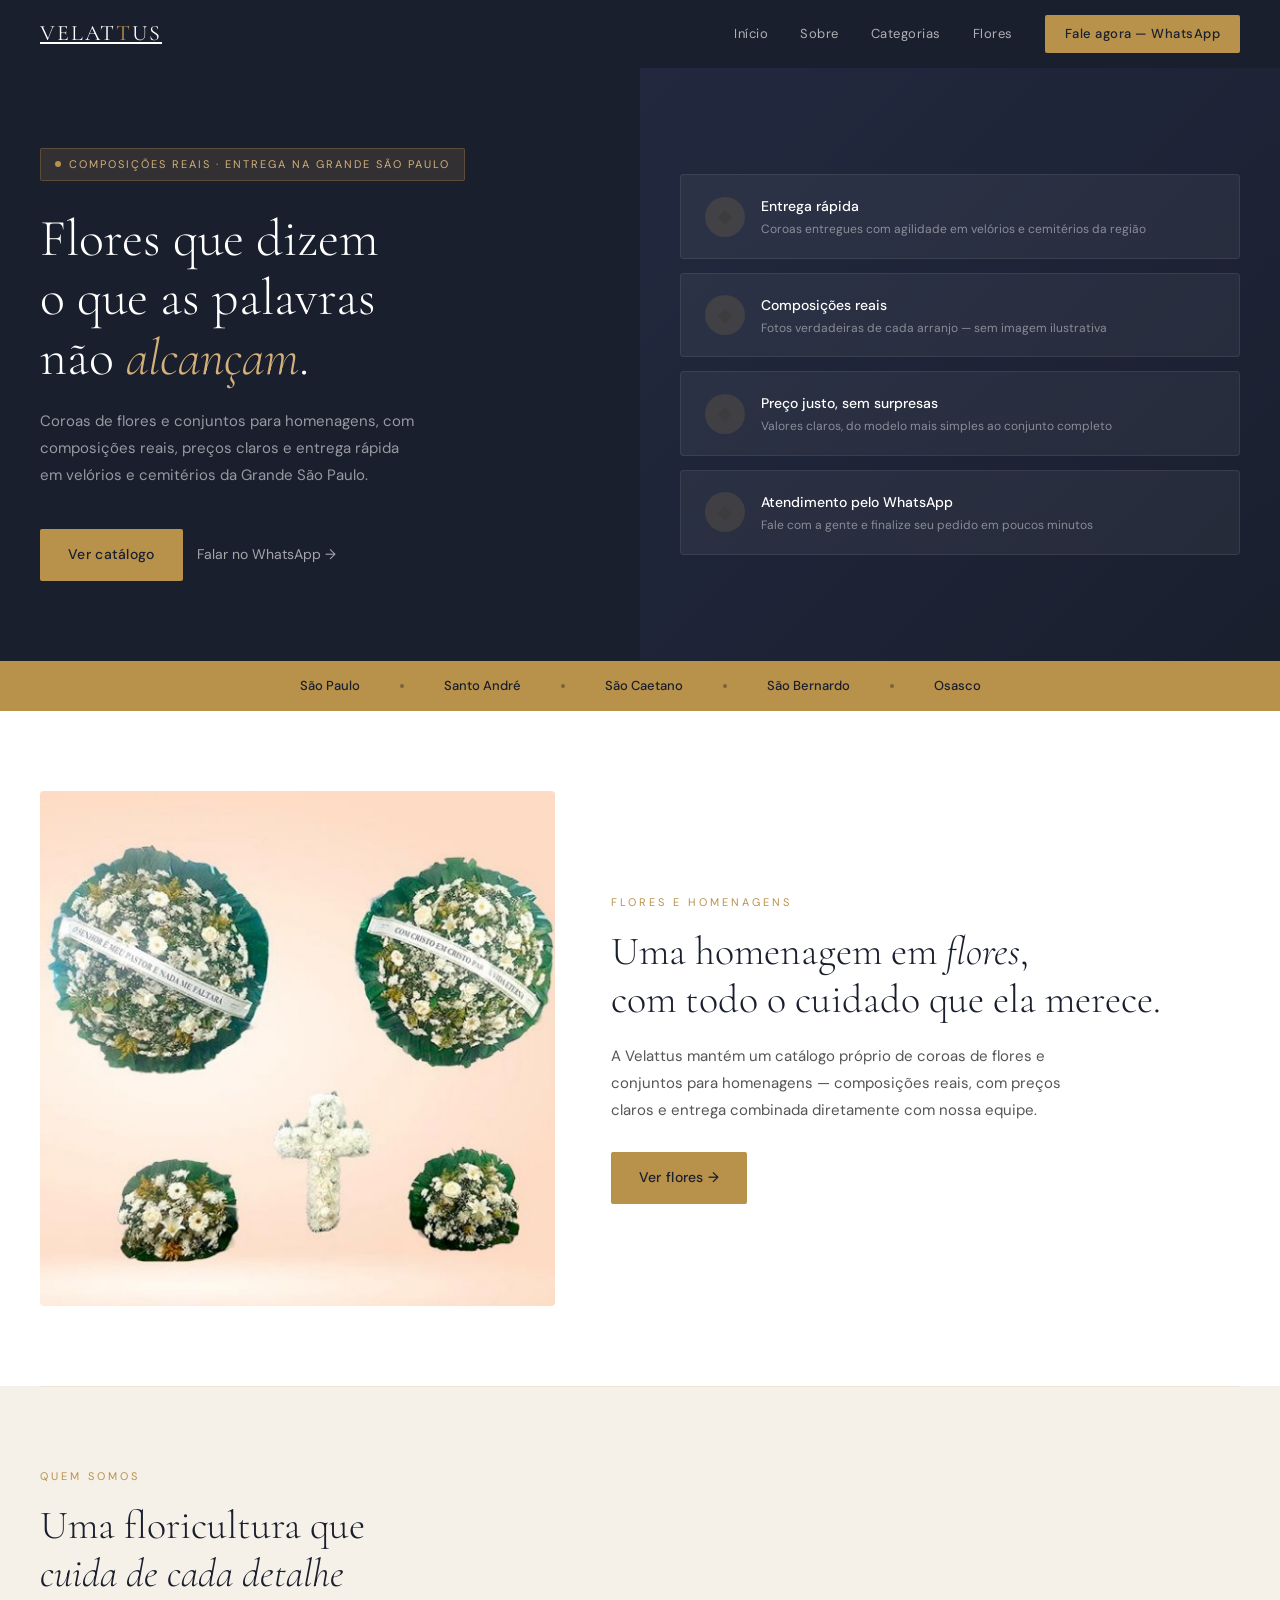
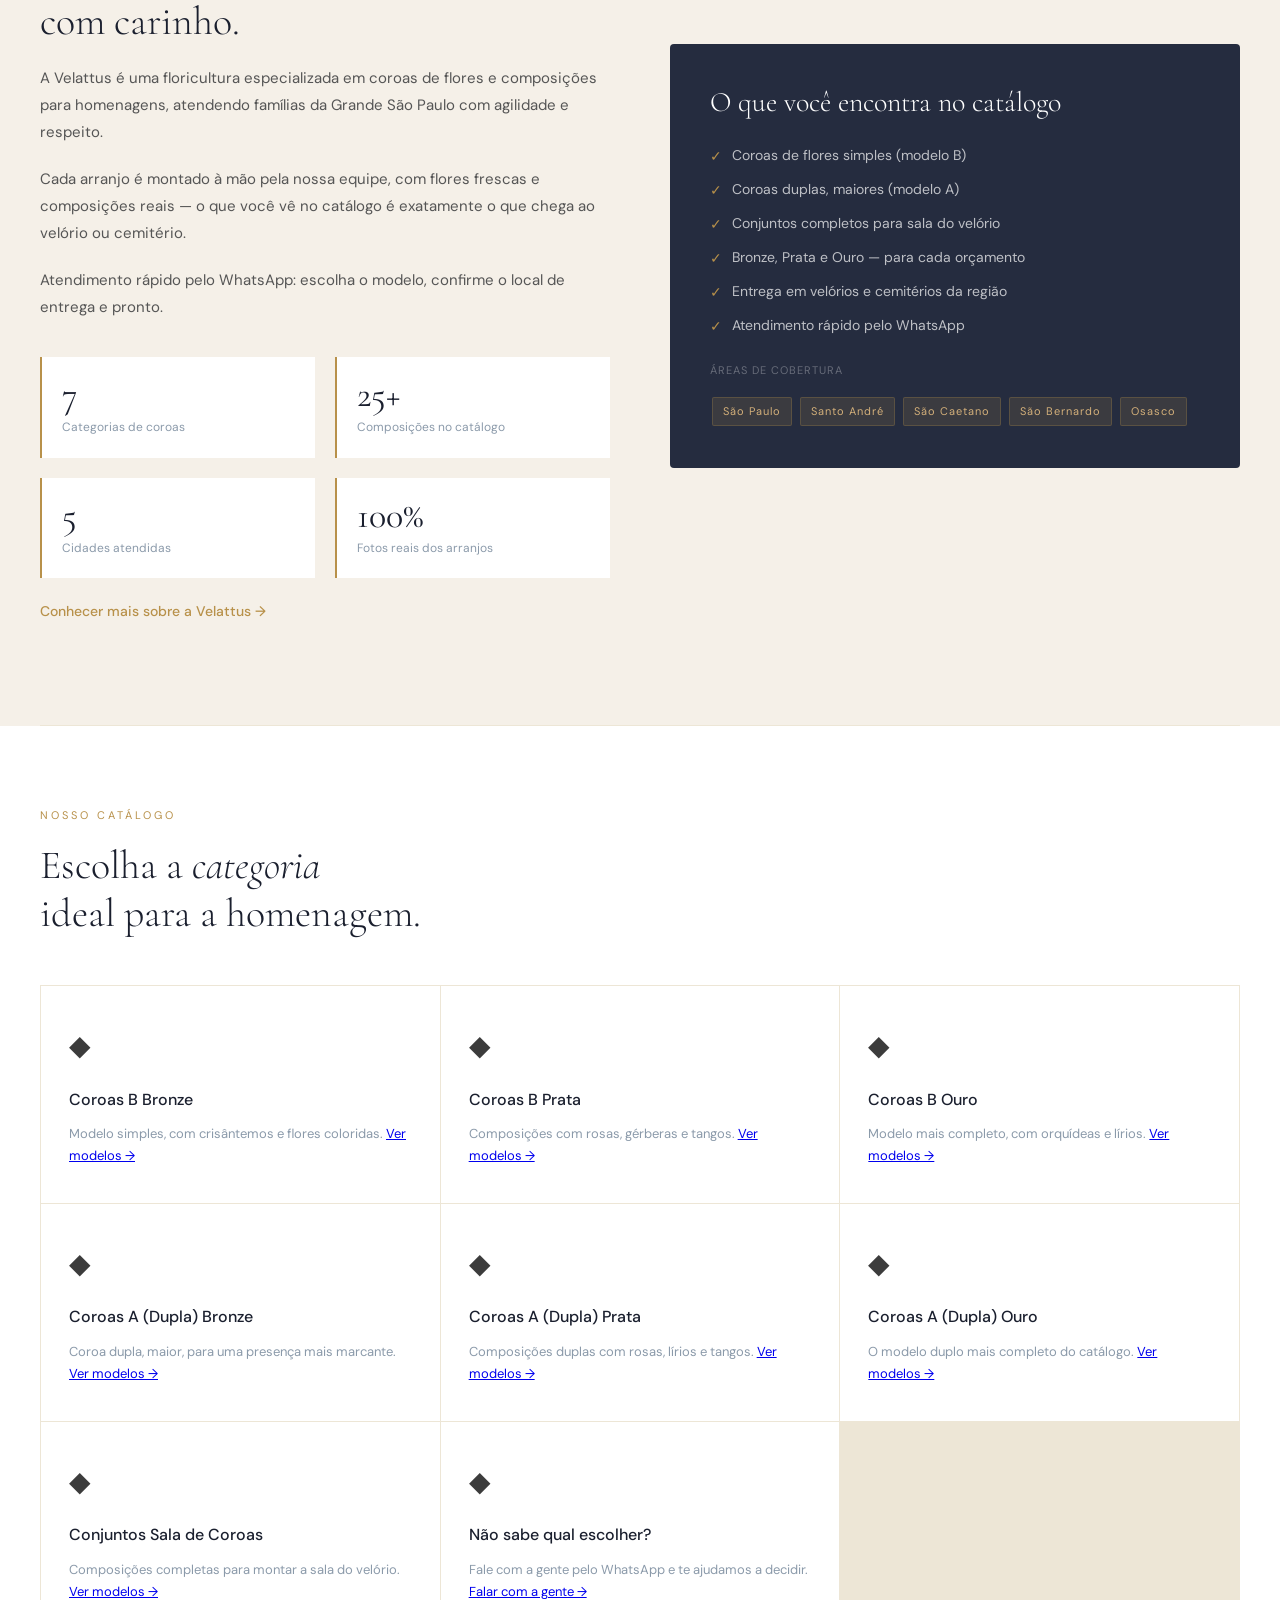
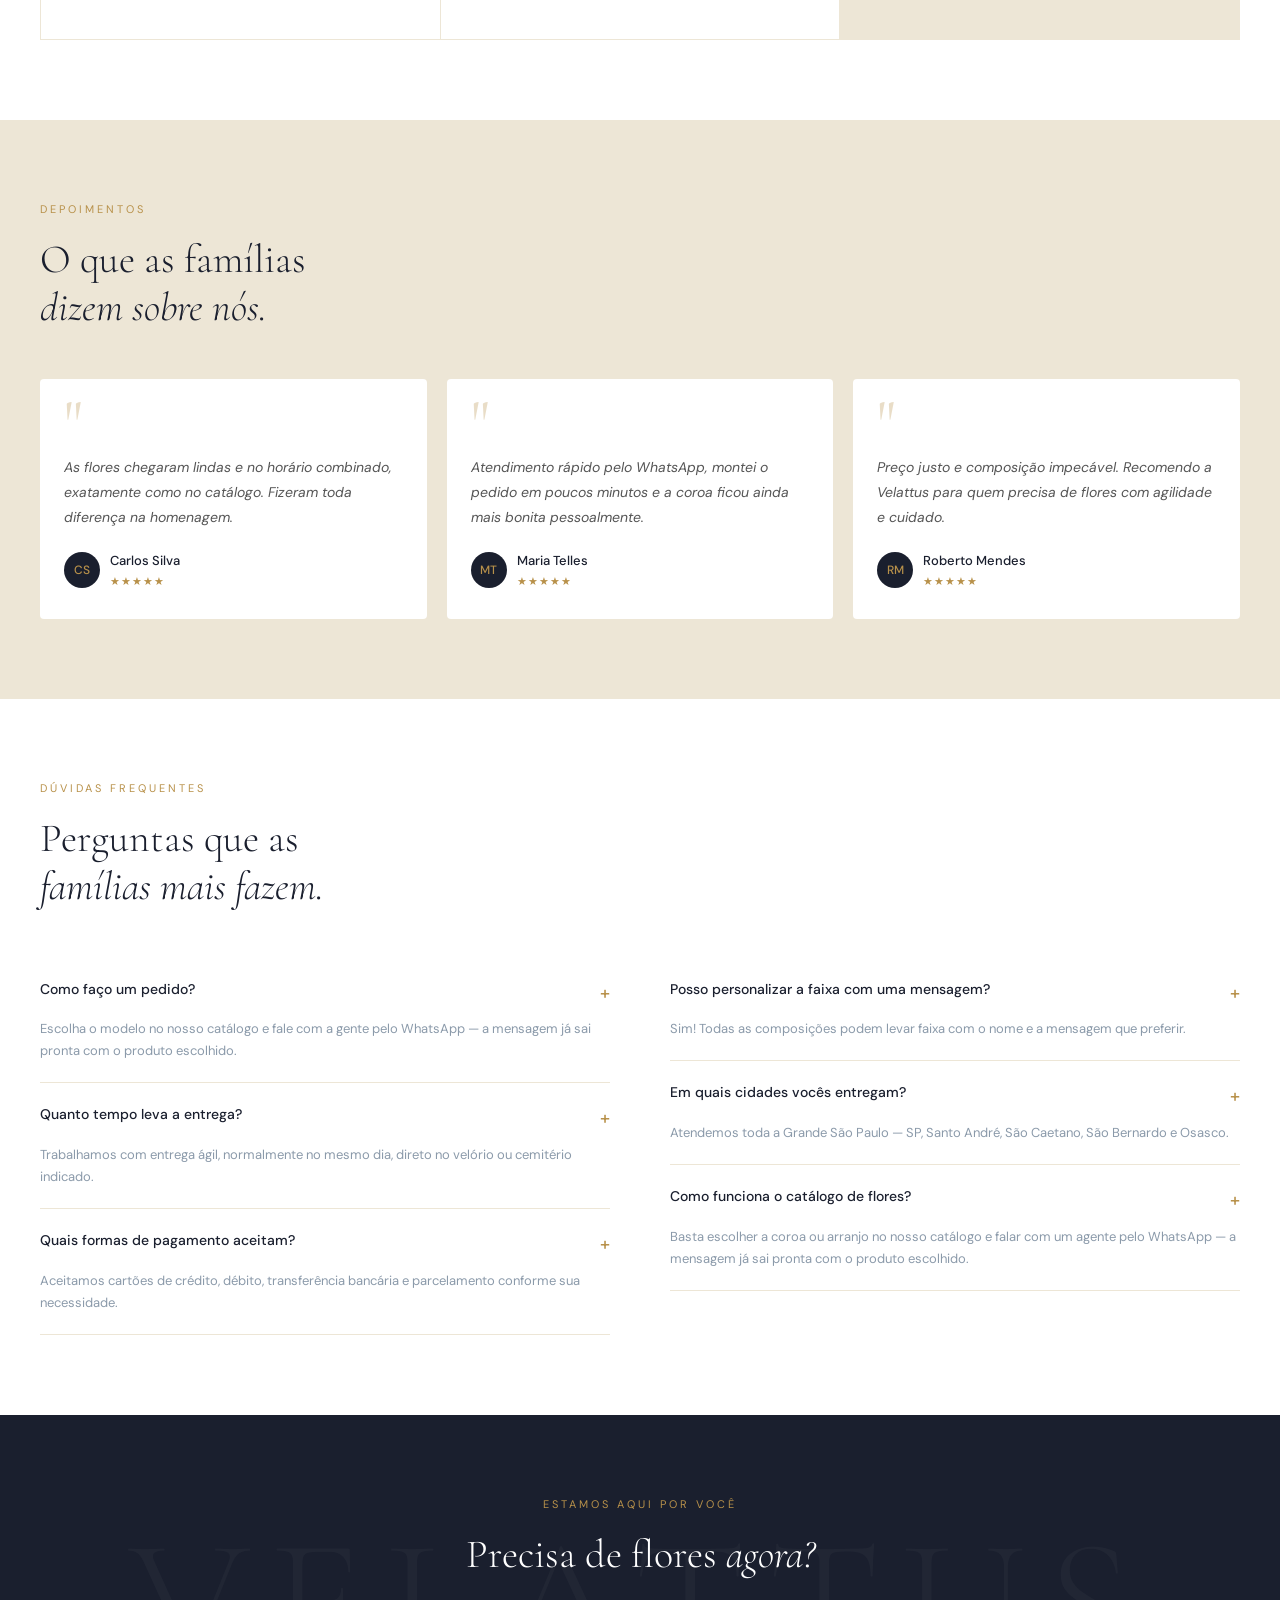
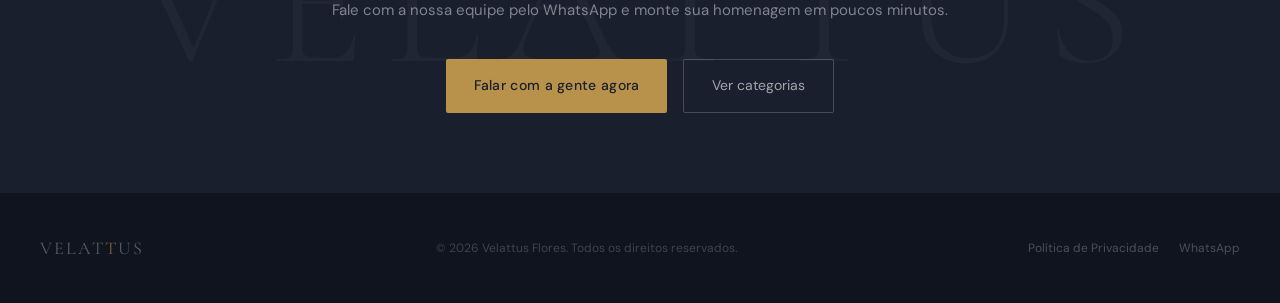
<file: index.html>
<!DOCTYPE html>
<html lang="pt-BR">
<head>
  <meta charset="UTF-8">
  <meta name="viewport" content="width=device-width, initial-scale=1.0">
  <link rel="icon" href="/favicon.svg" type="image/svg+xml">
  <title>Velattus Flores — Coroas de Flores e Homenagens em SP</title>
  <meta name="description" content="Velattus Flores: coroas de flores e conjuntos para homenagens na Grande São Paulo, com composições reais, preços claros e entrega rápida.">
  <meta property="og:type" content="website">
  <meta property="og:url" content="https://www.floresvelattus.com.br/">
  <meta property="og:title" content="Velattus Flores — Coroas de Flores e Homenagens em SP">
  <meta property="og:description" content="Coroas de flores e conjuntos para homenagens na Grande São Paulo, com composições reais, preços claros e entrega rápida.">
  <meta property="og:image" content="https://www.floresvelattus.com.br/imagens/conjuntoluxo.jpeg">
  <meta property="og:locale" content="pt_BR">
  <meta name="twitter:card" content="summary_large_image">
  <meta name="twitter:title" content="Velattus Flores — Coroas de Flores e Homenagens em SP">
  <meta name="twitter:description" content="Coroas de flores e conjuntos para homenagens na Grande São Paulo, com composições reais, preços claros e entrega rápida.">
  <meta name="twitter:image" content="https://www.floresvelattus.com.br/imagens/conjuntoluxo.jpeg">
  <link href="https://fonts.googleapis.com/css2?family=Cormorant+Garamond:ital,wght@0,300;0,400;0,500;1,300;1,400&family=DM+Sans:wght@300;400;500&display=swap" rel="stylesheet">
  <link rel="stylesheet" href="style.css">
</head>
<body>

<!-- ==============================
     NAV
     ============================== -->
<nav>
  <a href="index.html" class="nav-logo">Velat<span>t</span>us</a>
  <button class="nav-toggle" aria-label="Abrir menu">☰</button>
  <section class="nav-links">
    <a href="index.html" class="active">Início</a>
    <a href="sobre.html">Sobre</a>
    <a href="index.html#categorias">Categorias</a>
    <a href="catalogo.html">Flores</a>
    <a href="https://api.whatsapp.com/send/?phone=5511916991439&text=Ol%C3%A1!%20Gostaria%20de%20fazer%20um%20pedido%20de%20flores."
       class="nav-cta js-whatsapp" data-numero="principal" data-msg="Olá! Gostaria de fazer um pedido de flores.">Fale agora — WhatsApp</a>
  </section>
</nav>

<!-- ==============================
     HERO
     ============================== -->
<section class="hero">
  <section class="hero-left">
    <section class="hero-badge">Composições reais · Entrega na Grande São Paulo</section>
    <h1>Flores que dizem<br>o que as palavras<br>não <em>alcançam</em>.</h1>
    <p class="hero-sub">Coroas de flores e conjuntos para homenagens, com composições reais, preços claros e entrega rápida em velórios e cemitérios da Grande São Paulo.</p>
    <section class="hero-actions">
      <a href="catalogo.html" class="btn-primary">
        Ver catálogo
      </a>
      <a href="https://api.whatsapp.com/send/?phone=5511916991439&text=Ol%C3%A1!%20Gostaria%20de%20fazer%20um%20pedido%20de%20flores."
         class="btn-ghost js-whatsapp" data-numero="principal" data-msg="Olá! Gostaria de fazer um pedido de flores.">Falar no WhatsApp →</a>
    </section>
  </section>
  <section class="hero-right">
    <section class="info-card">
      <section class="icon">◆</section>
      <section>
        <h4>Entrega rápida</h4>
        <p>Coroas entregues com agilidade em velórios e cemitérios da região</p>
      </section>
    </section>
    <section class="info-card">
      <section class="icon">◆</section>
      <section>
        <h4>Composições reais</h4>
        <p>Fotos verdadeiras de cada arranjo — sem imagem ilustrativa</p>
      </section>
    </section>
    <section class="info-card">
      <section class="icon">◆</section>
      <section>
        <h4>Preço justo, sem surpresas</h4>
        <p>Valores claros, do modelo mais simples ao conjunto completo</p>
      </section>
    </section>
    <section class="info-card">
      <section class="icon">◆</section>
      <section>
        <h4>Atendimento pelo WhatsApp</h4>
        <p>Fale com a gente e finalize seu pedido em poucos minutos</p>
      </section>
    </section>
  </section>
</section>

<!-- ==============================
     STRIP — Cidades atendidas
     ============================== -->
<section class="strip">
  <section class="strip-item">São Paulo</section>
  <section class="strip-dot"></section>
  <section class="strip-item">Santo André</section>
  <section class="strip-dot"></section>
  <section class="strip-item">São Caetano</section>
  <section class="strip-dot"></section>
  <section class="strip-item">São Bernardo</section>
  <section class="strip-dot"></section>
  <section class="strip-item">Osasco</section>
</section>

<!-- ==============================
     DESTAQUE — FLORES E HOMENAGENS
     ============================== -->
<section class="section flores-destaque">
  <section class="flores-destaque-grid">
    <section class="flores-destaque-img">
      <img src="imagens/conjuntoluxo.jpeg" alt="Coroa de flores Velattus, composição Conjunto Luxo">
    </section>
    <section class="flores-destaque-text">
      <span class="section-label">Flores e homenagens</span>
      <h2 class="section-title">Uma homenagem em <em>flores</em>,<br>com todo o cuidado que ela merece.</h2>
      <p>A Velattus mantém um catálogo próprio de coroas de flores e conjuntos para homenagens — composições reais, com preços claros e entrega combinada diretamente com nossa equipe.</p>
      <a href="catalogo.html" class="btn-primary">Ver flores →</a>
    </section>
  </section>
</section>

<section class="divider"></section>

<!-- ==============================
     ABOUT
     ============================== -->
<section class="section" id="sobre-resumo">
  <section class="about-grid">
    <section class="about-text">
      <span class="section-label">Quem somos</span>
      <h2 class="section-title">Uma floricultura que<br><em>cuida de cada detalhe</em><br>com carinho.</h2>
      <p>A Velattus é uma floricultura especializada em coroas de flores e composições para homenagens, atendendo famílias da Grande São Paulo com agilidade e respeito.</p>
      <p>Cada arranjo é montado à mão pela nossa equipe, com flores frescas e composições reais — o que você vê no catálogo é exatamente o que chega ao velório ou cemitério.</p>
      <p>Atendimento rápido pelo WhatsApp: escolha o modelo, confirme o local de entrega e pronto.</p>
      <section class="about-stats">
        <section class="stat-box">
          <section class="stat-num">7</section>
          <section class="stat-label">Categorias de coroas</section>
        </section>
        <section class="stat-box">
          <section class="stat-num">25+</section>
          <section class="stat-label">Composições no catálogo</section>
        </section>
        <section class="stat-box">
          <section class="stat-num">5</section>
          <section class="stat-label">Cidades atendidas</section>
        </section>
        <section class="stat-box">
          <section class="stat-num">100%</section>
          <section class="stat-label">Fotos reais dos arranjos</section>
        </section>
      </section>
      <p style="margin-top:20px;"><a href="sobre.html" class="btn-ghost-dark">Conhecer mais sobre a Velattus →</a></p>
    </section>
    <section class="about-visual">
      <h3>O que você encontra no catálogo</h3>
      <ul class="check-list">
        <li>Coroas de flores simples (modelo B)</li>
        <li>Coroas duplas, maiores (modelo A)</li>
        <li>Conjuntos completos para sala do velório</li>
        <li>Bronze, Prata e Ouro — para cada orçamento</li>
        <li>Entrega em velórios e cemitérios da região</li>
        <li>Atendimento rápido pelo WhatsApp</li>
      </ul>
      <section>
        <section style="font-size:11px; color: rgba(255,255,255,0.3); letter-spacing: 1px; text-transform: uppercase; margin-bottom: 10px;">Áreas de cobertura</section>
        <section class="areas">
          <span class="coverage-tag">São Paulo</span>
          <span class="coverage-tag">Santo André</span>
          <span class="coverage-tag">São Caetano</span>
          <span class="coverage-tag">São Bernardo</span>
          <span class="coverage-tag">Osasco</span>
        </section>
      </section>
    </section>
  </section>
</section>

<section class="divider"></section>

<!-- ==============================
     CATEGORIAS
     ============================== -->
<section class="section services" id="categorias">
  <span class="section-label">Nosso catálogo</span>
  <h2 class="section-title">Escolha a <em>categoria</em><br>ideal para a homenagem.</h2>
  <section class="services-grid">
    <section class="service-card">
      <span class="service-icon">◆</span>
      <h4>Coroas B Bronze</h4>
      <p>Modelo simples, com crisântemos e flores coloridas. <a href="catalogo.html?cat=1">Ver modelos →</a></p>
    </section>
    <section class="service-card">
      <span class="service-icon">◆</span>
      <h4>Coroas B Prata</h4>
      <p>Composições com rosas, gérberas e tangos. <a href="catalogo.html?cat=2">Ver modelos →</a></p>
    </section>
    <section class="service-card">
      <span class="service-icon">◆</span>
      <h4>Coroas B Ouro</h4>
      <p>Modelo mais completo, com orquídeas e lírios. <a href="catalogo.html?cat=3">Ver modelos →</a></p>
    </section>
    <section class="service-card">
      <span class="service-icon">◆</span>
      <h4>Coroas A (Dupla) Bronze</h4>
      <p>Coroa dupla, maior, para uma presença mais marcante. <a href="catalogo.html?cat=4">Ver modelos →</a></p>
    </section>
    <section class="service-card">
      <span class="service-icon">◆</span>
      <h4>Coroas A (Dupla) Prata</h4>
      <p>Composições duplas com rosas, lírios e tangos. <a href="catalogo.html?cat=5">Ver modelos →</a></p>
    </section>
    <section class="service-card">
      <span class="service-icon">◆</span>
      <h4>Coroas A (Dupla) Ouro</h4>
      <p>O modelo duplo mais completo do catálogo. <a href="catalogo.html?cat=6">Ver modelos →</a></p>
    </section>
    <section class="service-card">
      <span class="service-icon">◆</span>
      <h4>Conjuntos Sala de Coroas</h4>
      <p>Composições completas para montar a sala do velório. <a href="catalogo.html?cat=7">Ver modelos →</a></p>
    </section>
    <section class="service-card">
      <span class="service-icon">◆</span>
      <h4>Não sabe qual escolher?</h4>
      <p>Fale com a gente pelo WhatsApp e te ajudamos a decidir. <a href="https://api.whatsapp.com/send/?phone=5511916991439&text=Ol%C3%A1!%20Preciso%20de%20ajuda%20para%20escolher%20uma%20coroa%20de%20flores." class="js-whatsapp" data-numero="principal" data-msg="Olá! Preciso de ajuda para escolher uma coroa de flores.">Falar com a gente →</a></p>
    </section>
  </section>
</section>

<!-- ==============================
     TESTIMONIALS
     ============================== -->
<section class="section testimonials">
  <span class="section-label">Depoimentos</span>
  <h2 class="section-title">O que as famílias<br><em>dizem sobre nós.</em></h2>
  <section class="testimonials-grid">
    <section class="testimonial-card">
      <span class="quote-mark">"</span>
      <p>As flores chegaram lindas e no horário combinado, exatamente como no catálogo. Fizeram toda diferença na homenagem.</p>
      <section class="testimonial-author">
        <section class="author-avatar">CS</section>
        <section>
          <section class="author-name">Carlos Silva</section>
          <section class="stars">★★★★★</section>
        </section>
      </section>
    </section>
    <section class="testimonial-card">
      <span class="quote-mark">"</span>
      <p>Atendimento rápido pelo WhatsApp, montei o pedido em poucos minutos e a coroa ficou ainda mais bonita pessoalmente.</p>
      <section class="testimonial-author">
        <section class="author-avatar">MT</section>
        <section>
          <section class="author-name">Maria Telles</section>
          <section class="stars">★★★★★</section>
        </section>
      </section>
    </section>
    <section class="testimonial-card">
      <span class="quote-mark">"</span>
      <p>Preço justo e composição impecável. Recomendo a Velattus para quem precisa de flores com agilidade e cuidado.</p>
      <section class="testimonial-author">
        <section class="author-avatar">RM</section>
        <section>
          <section class="author-name">Roberto Mendes</section>
          <section class="stars">★★★★★</section>
        </section>
      </section>
    </section>
  </section>
</section>

<!-- ==============================
     FAQ
     ============================== -->
<section class="section faq">
  <span class="section-label">Dúvidas frequentes</span>
  <h2 class="section-title">Perguntas que as<br><em>famílias mais fazem.</em></h2>
  <section class="faq-grid">
    <section>
      <section class="faq-item">
        <section class="faq-q">Como faço um pedido?</section>
        <section class="faq-a">Escolha o modelo no nosso catálogo e fale com a gente pelo WhatsApp — a mensagem já sai pronta com o produto escolhido.</section>
      </section>
      <section class="faq-item">
        <section class="faq-q">Quanto tempo leva a entrega?</section>
        <section class="faq-a">Trabalhamos com entrega ágil, normalmente no mesmo dia, direto no velório ou cemitério indicado.</section>
      </section>
      <section class="faq-item">
        <section class="faq-q">Quais formas de pagamento aceitam?</section>
        <section class="faq-a">Aceitamos cartões de crédito, débito, transferência bancária e parcelamento conforme sua necessidade.</section>
      </section>
    </section>
    <section>
      <section class="faq-item">
        <section class="faq-q">Posso personalizar a faixa com uma mensagem?</section>
        <section class="faq-a">Sim! Todas as composições podem levar faixa com o nome e a mensagem que preferir.</section>
      </section>
      <section class="faq-item">
        <section class="faq-q">Em quais cidades vocês entregam?</section>
        <section class="faq-a">Atendemos toda a Grande São Paulo — SP, Santo André, São Caetano, São Bernardo e Osasco.</section>
      </section>
      <section class="faq-item">
        <section class="faq-q">Como funciona o catálogo de flores?</section>
        <section class="faq-a">Basta escolher a coroa ou arranjo no nosso catálogo e falar com um agente pelo WhatsApp — a mensagem já sai pronta com o produto escolhido.</section>
      </section>
    </section>
  </section>
</section>

<!-- ==============================
     CTA
     ============================== -->
<section class="cta-section">
  <span class="section-label">Estamos aqui por você</span>
  <h2 class="section-title">Precisa de flores <em>agora?</em></h2>
  <p class="cta-sub">Fale com a nossa equipe pelo WhatsApp e monte sua homenagem em poucos minutos.</p>
  <section class="cta-actions">
    <a href="https://api.whatsapp.com/send/?phone=5511916991439&text=Ol%C3%A1!%20Gostaria%20de%20fazer%20um%20pedido%20de%20flores."
       class="btn-primary js-whatsapp" data-numero="principal" data-msg="Olá! Gostaria de fazer um pedido de flores.">
      Falar com a gente agora
    </a>
    <a href="#categorias" class="btn-outline">Ver categorias</a>
  </section>
</section>

<!-- ==============================
     FOOTER
     ============================== -->
<footer>
  <section class="footer-logo">Velat<span>t</span>us</section>
  <section class="footer-text">© 2026 Velattus Flores. Todos os direitos reservados.</section>
  <section class="footer-links">
    <a href="#">Política de Privacidade</a>
    <a href="https://api.whatsapp.com/send/?phone=5511916991439" class="js-whatsapp" data-numero="principal" data-msg="Olá!">WhatsApp</a>
  </section>
</footer>

<script src="mobile-nav.js"></script>
<script src="js/site.js"></script>
</body>
</html>
</file>
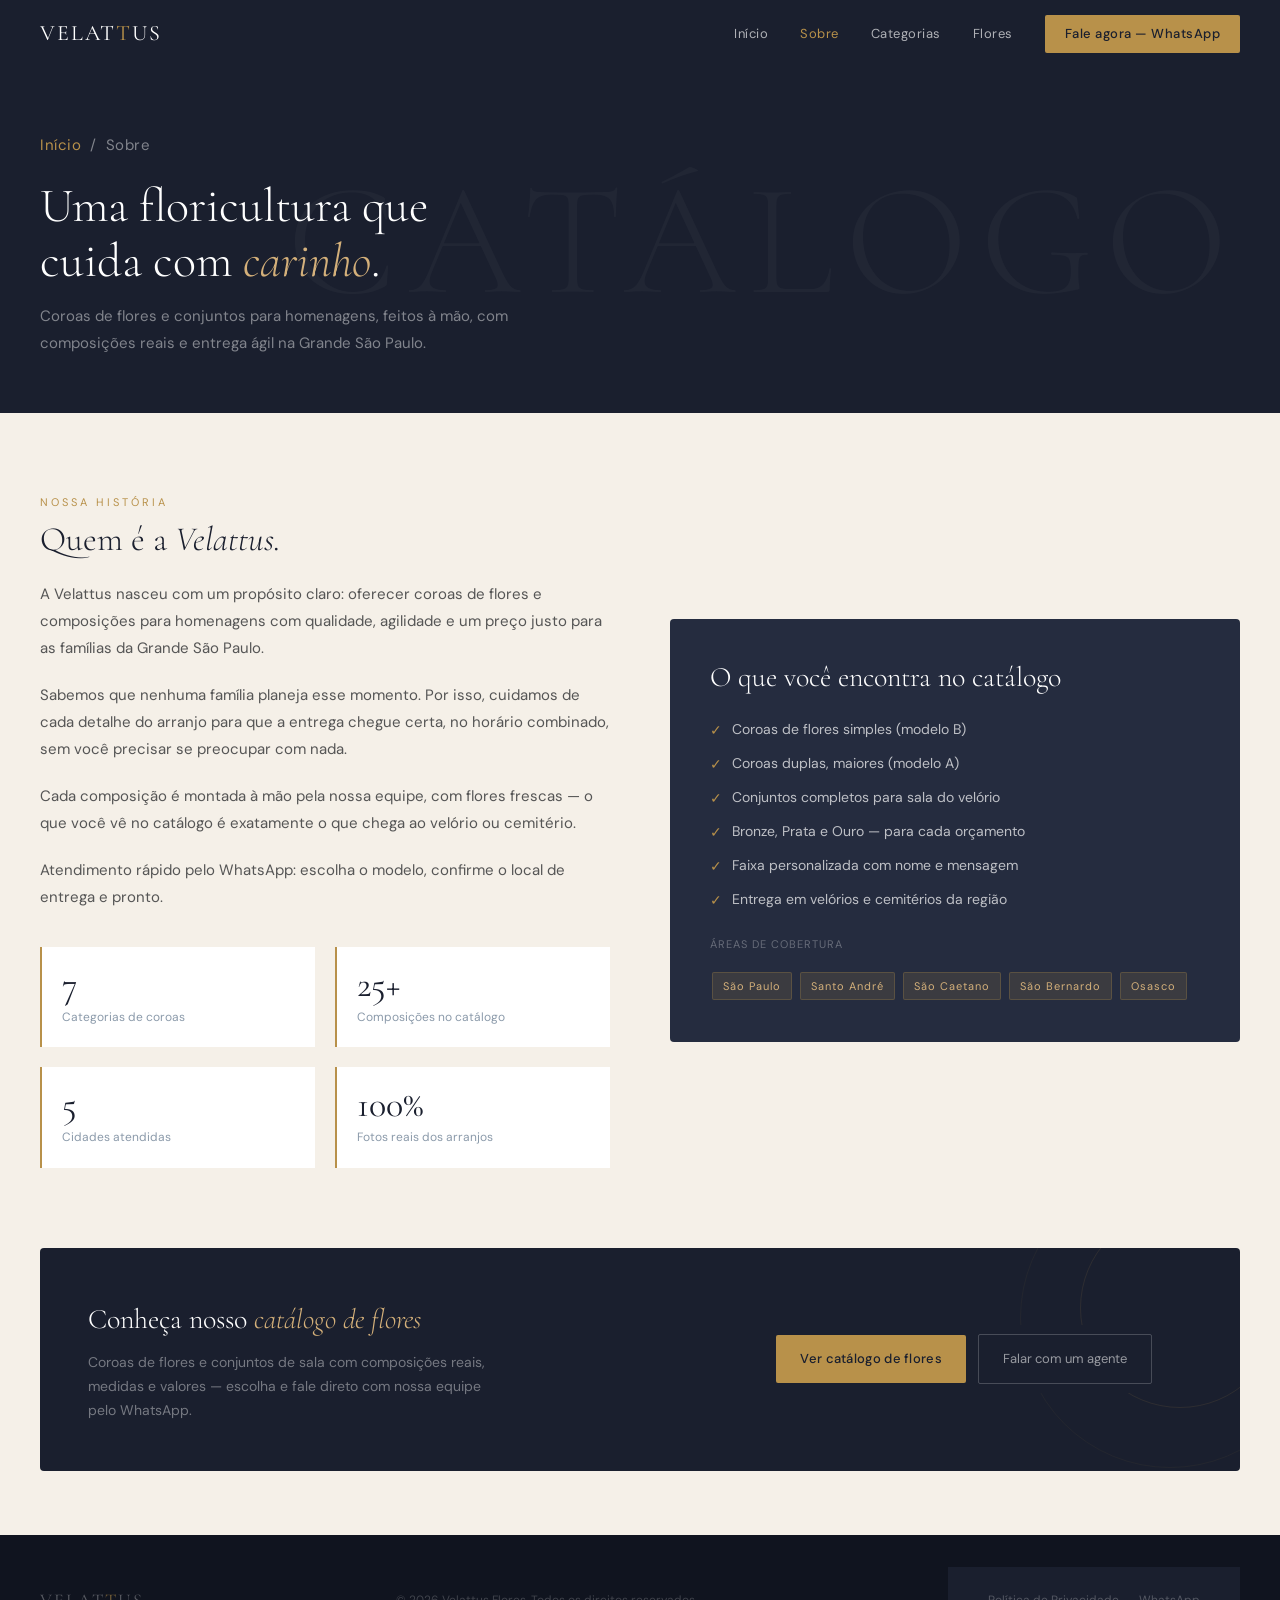
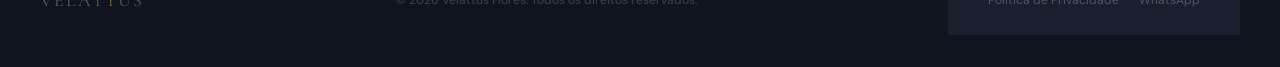
<file: sobre.html>
<!DOCTYPE html>
<html lang="pt-BR">
<head>
  <meta charset="UTF-8">
  <meta name="viewport" content="width=device-width, initial-scale=1.0">
  <link rel="icon" href="/favicon.svg" type="image/svg+xml">
  <title>Sobre a Velattus — Velattus Flores</title>
  <meta name="description" content="Conheça a Velattus Flores: floricultura especializada em coroas de flores e conjuntos para homenagens na Grande São Paulo.">
  <meta property="og:type" content="website">
  <meta property="og:url" content="https://www.floresvelattus.com.br/sobre.html">
  <meta property="og:title" content="Sobre a Velattus — Velattus Flores">
  <meta property="og:description" content="Floricultura especializada em coroas de flores e conjuntos para homenagens na Grande São Paulo.">
  <meta property="og:image" content="https://www.floresvelattus.com.br/imagens/conjuntoluxo.jpeg">
  <meta property="og:locale" content="pt_BR">
  <meta name="twitter:card" content="summary_large_image">
  <meta name="twitter:title" content="Sobre a Velattus — Velattus Flores">
  <meta name="twitter:description" content="Floricultura especializada em coroas de flores e conjuntos para homenagens na Grande São Paulo.">
  <meta name="twitter:image" content="https://www.floresvelattus.com.br/imagens/conjuntoluxo.jpeg">
  <link href="https://fonts.googleapis.com/css2?family=Cormorant+Garamond:ital,wght@0,300;0,400;0,500;1,300;1,400&family=DM+Sans:wght@300;400;500&display=swap" rel="stylesheet">
  <link rel="stylesheet" href="style.css">
  <link rel="stylesheet" href="catalogo.css">
</head>
<body>

<!-- NAV -->
<nav>
  <a href="index.html" class="nav-logo">Velat<span>t</span>us</a>
  <button class="nav-toggle" aria-label="Abrir menu">☰</button>
  <section class="nav-links">
    <a href="index.html">Início</a>
    <a href="sobre.html" class="active">Sobre</a>
    <a href="index.html#categorias">Categorias</a>
    <a href="catalogo.html">Flores</a>
    <a href="https://api.whatsapp.com/send/?phone=5511916991439&text=Ol%C3%A1!%20Gostaria%20de%20fazer%20um%20pedido%20de%20flores."
       class="nav-cta js-whatsapp" data-numero="principal" data-msg="Olá! Gostaria de fazer um pedido de flores.">Fale agora — WhatsApp</a>
  </section>
</nav>

<!-- PAGE HERO -->
<header class="page-hero">
  <p class="breadcrumb"><a href="index.html">Início</a> &nbsp;/&nbsp; Sobre</p>
  <h1>Uma floricultura que<br>cuida com <em>carinho</em>.</h1>
  <p>Coroas de flores e conjuntos para homenagens, feitos à mão, com composições reais e entrega ágil na Grande São Paulo.</p>
</header>

<section class="section">
  <section class="about-grid">
    <section class="about-text">
      <span class="section-label">Nossa história</span>
      <h2 class="section-title">Quem é a <em>Velattus.</em></h2>
      <p>A Velattus nasceu com um propósito claro: oferecer coroas de flores e composições para homenagens com qualidade, agilidade e um preço justo para as famílias da Grande São Paulo.</p>
      <p>Sabemos que nenhuma família planeja esse momento. Por isso, cuidamos de cada detalhe do arranjo para que a entrega chegue certa, no horário combinado, sem você precisar se preocupar com nada.</p>
      <p>Cada composição é montada à mão pela nossa equipe, com flores frescas — o que você vê no catálogo é exatamente o que chega ao velório ou cemitério.</p>
      <p>Atendimento rápido pelo WhatsApp: escolha o modelo, confirme o local de entrega e pronto.</p>
      <section class="about-stats">
        <section class="stat-box">
          <section class="stat-num">7</section>
          <section class="stat-label">Categorias de coroas</section>
        </section>
        <section class="stat-box">
          <section class="stat-num">25+</section>
          <section class="stat-label">Composições no catálogo</section>
        </section>
        <section class="stat-box">
          <section class="stat-num">5</section>
          <section class="stat-label">Cidades atendidas</section>
        </section>
        <section class="stat-box">
          <section class="stat-num">100%</section>
          <section class="stat-label">Fotos reais dos arranjos</section>
        </section>
      </section>
    </section>
    <section class="about-visual">
      <h3>O que você encontra no catálogo</h3>
      <ul class="check-list">
        <li>Coroas de flores simples (modelo B)</li>
        <li>Coroas duplas, maiores (modelo A)</li>
        <li>Conjuntos completos para sala do velório</li>
        <li>Bronze, Prata e Ouro — para cada orçamento</li>
        <li>Faixa personalizada com nome e mensagem</li>
        <li>Entrega em velórios e cemitérios da região</li>
      </ul>
      <section>
        <section style="font-size:11px; color: rgba(255,255,255,0.3); letter-spacing: 1px; text-transform: uppercase; margin-bottom: 10px;">Áreas de cobertura</section>
        <section class="areas">
          <span class="coverage-tag">São Paulo</span>
          <span class="coverage-tag">Santo André</span>
          <span class="coverage-tag">São Caetano</span>
          <span class="coverage-tag">São Bernardo</span>
          <span class="coverage-tag">Osasco</span>
        </section>
      </section>
    </section>
  </section>
</section>

<!-- FLORES CTA -->
<aside class="cta-banner" style="margin: 0 40px 64px;">
  <section class="cta-text">
    <h3>Conheça nosso <em>catálogo de flores</em></h3>
    <p>Coroas de flores e conjuntos de sala com composições reais, medidas e valores — escolha e fale direto com nossa equipe pelo WhatsApp.</p>
  </section>
  <nav class="cta-actions">
    <a href="catalogo.html" class="btn-primary">Ver catálogo de flores</a>
    <a href="https://api.whatsapp.com/send/?phone=5511916991439&text=Ol%C3%A1!%20Gostaria%20de%20falar%20com%20um%20agente." class="btn-outline js-whatsapp" data-numero="principal" data-msg="Olá! Gostaria de falar com um agente.">Falar com um agente</a>
  </nav>
</aside>

<!-- FOOTER -->
<footer>
  <p class="footer-logo">Velat<span>t</span>us</p>
  <small class="footer-text">© 2026 Velattus Flores. Todos os direitos reservados.</small>
  <nav class="footer-links">
    <a href="#">Política de Privacidade</a>
    <a href="https://api.whatsapp.com/send/?phone=5511916991439" class="js-whatsapp" data-numero="principal" data-msg="Olá!">WhatsApp</a>
  </nav>
</footer>

<script src="mobile-nav.js"></script>
<script src="js/site.js"></script>
</body>
</html>
</file>
<file: style.css>
/* =========================================
   VELATTUS FLORES — Estilos
   ========================================= */

*, *::before, *::after {
  box-sizing: border-box;
  margin: 0;
  padding: 0;
}

/* ---- Variáveis de cor ---- */
:root {
  --navy: #1a1f2e;
  --navy-mid: #252c3f;
  --gold: #b8914a;
  --gold-light: #d4b07a;
  --cream: #f5f0e8;
  --cream-dark: #ede6d6;
  --slate: #8b9aaa;
  --white: #ffffff;
  --text-body: #3c3c3c;
}

body {
  font-family: 'DM Sans', sans-serif;
  background: var(--cream);
  color: var(--text-body);
  font-size: 15px;
  line-height: 1.7;
}

/* ---- NAV ---- */
nav {
  background: var(--navy);
  padding: 0 40px;
  display: flex;
  align-items: center;
  justify-content: space-between;
  height: 68px;
  position: sticky;
  top: 0;
  z-index: 100;
}

.nav-logo {
  font-family: 'Cormorant Garamond', serif;
  font-size: 22px;
  font-weight: 400;
  color: var(--white);
  letter-spacing: 2px;
  text-transform: uppercase;
}

.nav-logo span { color: var(--gold); }

.nav-toggle {
  display: none;
  background: transparent;
  border: none;
  color: var(--white);
  font-size: 22px;
  cursor: pointer;
}

.nav-links {
  display: flex;
  gap: 32px;
  align-items: center;
}

.nav-links a {
  color: rgba(255,255,255,0.65);
  text-decoration: none;
  font-size: 13px;
  letter-spacing: 0.5px;
  transition: color 0.2s;
}

.nav-links a:hover { color: var(--gold-light); }

.nav-cta {
  background: var(--gold);
  color: var(--navy) !important;
  padding: 8px 20px;
  border-radius: 2px;
  font-weight: 500;
  font-size: 13px !important;
}

/* ---- HERO ---- */
.hero {
  background: var(--navy);
  min-height: 560px;
  display: grid;
  grid-template-columns: 1fr 1fr;
  position: relative;
  overflow: hidden;
}

.hero::before {
  content: '';
  position: absolute;
  top: 0;
  right: 0;
  width: 50%;
  height: 100%;
  background: linear-gradient(135deg, #2a3350 0%, #1a1f2e 100%);
  opacity: 0.5;
}

.hero-left {
  padding: 80px 60px 80px 40px;
  display: flex;
  flex-direction: column;
  justify-content: center;
  position: relative;
  z-index: 2;
}

.hero-badge {
  display: inline-flex;
  align-items: center;
  gap: 8px;
  background: rgba(184,145,74,0.15);
  border: 1px solid rgba(184,145,74,0.3);
  color: var(--gold-light);
  font-size: 11px;
  letter-spacing: 2px;
  text-transform: uppercase;
  padding: 6px 14px;
  border-radius: 2px;
  width: fit-content;
  margin-bottom: 28px;
}

.hero-badge::before {
  content: '';
  width: 6px;
  height: 6px;
  border-radius: 50%;
  background: var(--gold);
  animation: pulse 2s infinite;
}

@keyframes pulse {
  0%, 100% { opacity: 1; }
  50% { opacity: 0.4; }
}

.hero h1 {
  font-family: 'Cormorant Garamond', serif;
  font-size: 52px;
  font-weight: 300;
  color: var(--white);
  line-height: 1.15;
  margin-bottom: 20px;
}

.hero h1 em {
  font-style: italic;
  color: var(--gold-light);
}

.hero-sub {
  color: rgba(255,255,255,0.55);
  font-size: 15px;
  max-width: 380px;
  margin-bottom: 40px;
  line-height: 1.8;
}

.hero-actions {
  display: flex;
  gap: 14px;
  align-items: center;
}

.btn-primary {
  background: var(--gold);
  color: var(--navy);
  padding: 14px 28px;
  border-radius: 2px;
  font-size: 14px;
  font-weight: 500;
  text-decoration: none;
  letter-spacing: 0.3px;
  display: inline-flex;
  align-items: center;
  gap: 8px;
  transition: background 0.2s;
}

.btn-primary:hover { background: var(--gold-light); }

.btn-ghost {
  color: rgba(255,255,255,0.6);
  font-size: 14px;
  text-decoration: none;
  display: inline-flex;
  align-items: center;
  gap: 6px;
  transition: color 0.2s;
}

.btn-ghost:hover { color: var(--white); }

/* Mesma ideia do .btn-ghost, mas para usar sobre fundos claros (fora do
   hero) — o branco translúcido do .btn-ghost fica quase invisível em
   cima do bege/creme das seções internas. */
.btn-ghost-dark {
  color: var(--gold);
  font-size: 14px;
  font-weight: 500;
  text-decoration: none;
  display: inline-flex;
  align-items: center;
  gap: 6px;
  transition: color 0.2s;
}
.btn-ghost-dark:hover { color: var(--navy); }

.hero-right {
  display: flex;
  flex-direction: column;
  justify-content: center;
  align-items: flex-start;
  padding: 60px 40px;
  position: relative;
  z-index: 2;
  gap: 14px;
}

.info-card {
  background: rgba(255,255,255,0.05);
  border: 1px solid rgba(255,255,255,0.08);
  border-radius: 4px;
  padding: 20px 24px;
  width: 100%;
  display: flex;
  align-items: center;
  gap: 16px;
}

.info-card .icon {
  width: 40px;
  height: 40px;
  background: rgba(184,145,74,0.15);
  border-radius: 50%;
  display: flex;
  align-items: center;
  justify-content: center;
  font-size: 18px;
  flex-shrink: 0;
}

.info-card h4 {
  font-size: 14px;
  font-weight: 500;
  color: var(--white);
  margin-bottom: 2px;
}

.info-card p {
  font-size: 12px;
  color: rgba(255,255,255,0.45);
  line-height: 1.4;
}

/* ---- STRIP ---- */
.strip {
  background: var(--gold);
  padding: 14px 40px;
  display: flex;
  justify-content: center;
  align-items: center;
  gap: 40px;
}

.strip-item {
  display: flex;
  align-items: center;
  gap: 8px;
  font-size: 13px;
  font-weight: 500;
  color: var(--navy);
}

.strip-dot {
  width: 4px;
  height: 4px;
  background: var(--navy);
  border-radius: 50%;
  opacity: 0.4;
}

/* ---- SEÇÕES GERAIS ---- */
.section { padding: 80px 40px; }

.section-label {
  font-size: 11px;
  letter-spacing: 3px;
  text-transform: uppercase;
  color: var(--gold);
  margin-bottom: 16px;
  display: block;
}

.section-title {
  font-family: 'Cormorant Garamond', serif;
  font-size: 40px;
  font-weight: 300;
  color: var(--navy);
  line-height: 1.2;
  margin-bottom: 20px;
}

.section-title em { font-style: italic; }

/* ---- ABOUT ---- */
.about-grid {
  display: grid;
  grid-template-columns: 1fr 1fr;
  gap: 60px;
  align-items: center;
}

.about-text p {
  color: #555;
  margin-bottom: 20px;
  font-size: 15px;
  line-height: 1.8;
}

.about-stats {
  display: grid;
  grid-template-columns: 1fr 1fr;
  gap: 20px;
  margin-top: 36px;
}

.stat-box {
  padding: 20px;
  border-left: 2px solid var(--gold);
  background: var(--white);
}

.stat-num {
  font-family: 'Cormorant Garamond', serif;
  font-size: 36px;
  font-weight: 400;
  color: var(--navy);
  line-height: 1;
}

.stat-label {
  font-size: 12px;
  color: var(--slate);
  margin-top: 4px;
}

.about-visual {
  background: var(--navy-mid);
  border-radius: 4px;
  padding: 40px;
  color: var(--white);
  display: flex;
  flex-direction: column;
  gap: 24px;
}

.about-visual h3 {
  font-family: 'Cormorant Garamond', serif;
  font-size: 28px;
  font-weight: 300;
  line-height: 1.3;
}

.check-list {
  list-style: none;
  display: flex;
  flex-direction: column;
  gap: 12px;
}

.check-list li {
  display: flex;
  align-items: flex-start;
  gap: 10px;
  font-size: 14px;
  color: rgba(255,255,255,0.7);
  line-height: 1.5;
}

.check-list li::before {
  content: '✓';
  color: var(--gold);
  font-weight: 500;
  flex-shrink: 0;
  margin-top: 1px;
}

.coverage-tag {
  background: rgba(184,145,74,0.15);
  border: 1px solid rgba(184,145,74,0.25);
  color: var(--gold-light);
  font-size: 11px;
  letter-spacing: 1px;
  padding: 4px 10px;
  border-radius: 2px;
  display: inline-block;
  margin: 2px;
}

/* ---- SERVICES ---- */
.services { background: var(--white); }

.services-grid {
  display: grid;
  grid-template-columns: repeat(3, 1fr);
  gap: 1px;
  background: var(--cream-dark);
  margin-top: 48px;
  border: 1px solid var(--cream-dark);
}

.service-card {
  background: var(--white);
  padding: 36px 28px;
  transition: background 0.2s;
}

.service-card:hover { background: #fafaf7; }

.service-icon {
  font-size: 28px;
  margin-bottom: 16px;
  display: block;
}

.service-card h4 {
  font-size: 16px;
  font-weight: 500;
  color: var(--navy);
  margin-bottom: 10px;
}

.service-card p {
  font-size: 13px;
  color: var(--slate);
  line-height: 1.7;
}

/* ---- PLANS ---- */
.plans { background: var(--navy); }
.plans .section-title { color: var(--white); }

.plans-intro {
  color: rgba(255,255,255,0.5);
  max-width: 500px;
  margin-top: 12px;
  margin-bottom: 48px;
}

.plans-tabs {
  display: flex;
  gap: 0;
  margin-bottom: 32px;
  border: 1px solid rgba(255,255,255,0.1);
  border-radius: 2px;
  width: fit-content;
}

.tab {
  padding: 10px 24px;
  font-size: 13px;
  color: rgba(255,255,255,0.45);
  cursor: pointer;
  transition: all 0.2s;
  background: transparent;
  border: none;
}

.tab.active {
  background: var(--gold);
  color: var(--navy);
  font-weight: 500;
}

.plans-grid {
  display: grid;
  grid-template-columns: repeat(4, 1fr);
  gap: 16px;
}

.plan-card {
  background: rgba(255,255,255,0.04);
  border: 1px solid rgba(255,255,255,0.08);
  border-radius: 4px;
  padding: 28px 22px;
  transition: border-color 0.2s;
  cursor: pointer;
}

.plan-card:hover { border-color: rgba(184,145,74,0.3); }

.plan-card.featured {
  border-color: var(--gold);
  background: rgba(184,145,74,0.07);
  position: relative;
}

.plan-badge {
  position: absolute;
  top: -10px;
  left: 50%;
  transform: translateX(-50%);
  background: var(--gold);
  color: var(--navy);
  font-size: 10px;
  font-weight: 500;
  letter-spacing: 1px;
  text-transform: uppercase;
  padding: 3px 12px;
  border-radius: 10px;
  white-space: nowrap;
}

.plan-name {
  font-size: 11px;
  letter-spacing: 2px;
  text-transform: uppercase;
  color: var(--gold);
  margin-bottom: 16px;
}

.plan-price {
  font-family: 'Cormorant Garamond', serif;
  font-size: 38px;
  font-weight: 300;
  color: var(--white);
  line-height: 1;
  margin-bottom: 4px;
}

.plan-period {
  font-size: 13px;
  color: rgba(255,255,255,0.3);
  margin-bottom: 20px;
}

.plan-features {
  list-style: none;
  display: flex;
  flex-direction: column;
  gap: 8px;
  margin-bottom: 24px;
}

.plan-features li {
  font-size: 12px;
  color: rgba(255,255,255,0.55);
  display: flex;
  gap: 8px;
  align-items: flex-start;
}

.plan-features li::before {
  content: '—';
  color: var(--gold);
  flex-shrink: 0;
}

.plan-btn {
  width: 100%;
  padding: 10px;
  border: 1px solid rgba(255,255,255,0.15);
  background: transparent;
  color: rgba(255,255,255,0.6);
  font-size: 13px;
  border-radius: 2px;
  cursor: pointer;
  transition: all 0.2s;
  text-align: center;
  text-decoration: none;
  display: block;
}

.plan-btn:hover,
.plan-card.featured .plan-btn {
  background: var(--gold);
  border-color: var(--gold);
  color: var(--navy);
  font-weight: 500;
}

/* Alternância de abas dos planos */
.plans-content { display: none; }
.plans-content.active { display: block; }

/* ---- TESTIMONIALS ---- */
.testimonials { background: var(--cream-dark); }

.testimonials-grid {
  display: grid;
  grid-template-columns: repeat(3, 1fr);
  gap: 20px;
  margin-top: 48px;
}

.testimonial-card {
  background: var(--white);
  padding: 28px 24px;
  border-radius: 4px;
  position: relative;
}

.quote-mark {
  font-family: 'Cormorant Garamond', serif;
  font-size: 64px;
  color: var(--gold);
  opacity: 0.3;
  line-height: 0.5;
  margin-bottom: 16px;
  display: block;
}

.testimonial-card p {
  font-size: 14px;
  color: #555;
  font-style: italic;
  line-height: 1.8;
  margin-bottom: 20px;
}

.testimonial-author {
  display: flex;
  align-items: center;
  gap: 10px;
}

.author-avatar {
  width: 36px;
  height: 36px;
  border-radius: 50%;
  background: var(--navy);
  display: flex;
  align-items: center;
  justify-content: center;
  font-size: 12px;
  font-weight: 500;
  color: var(--gold);
}

.author-name {
  font-size: 13px;
  font-weight: 500;
  color: var(--navy);
}

.stars {
  color: var(--gold);
  font-size: 11px;
  letter-spacing: 1px;
}

/* ---- FAQ ---- */
.faq { background: var(--white); }

.faq-grid {
  display: grid;
  grid-template-columns: 1fr 1fr;
  gap: 0 60px;
  margin-top: 48px;
}

.faq-item {
  border-bottom: 1px solid var(--cream-dark);
  padding: 20px 0;
}

.faq-q {
  font-size: 14px;
  font-weight: 500;
  color: var(--navy);
  margin-bottom: 10px;
  display: flex;
  justify-content: space-between;
  align-items: flex-start;
  gap: 12px;
  cursor: pointer;
}

.faq-q::after {
  content: '+';
  color: var(--gold);
  font-size: 18px;
  flex-shrink: 0;
}

.faq-a {
  font-size: 13px;
  color: var(--slate);
  line-height: 1.7;
}

/* ---- CTA ---- */
.cta-section {
  background: var(--navy);
  padding: 80px 40px;
  text-align: center;
  position: relative;
  overflow: hidden;
}

.cta-section::before {
  content: 'VELATTUS';
  position: absolute;
  font-family: 'Cormorant Garamond', serif;
  font-size: 180px;
  font-weight: 300;
  color: rgba(255,255,255,0.03);
  top: 50%;
  left: 50%;
  transform: translate(-50%, -50%);
  white-space: nowrap;
  pointer-events: none;
  letter-spacing: 20px;
}

.cta-section .section-title { color: var(--white); }

.cta-sub {
  color: rgba(255,255,255,0.45);
  margin: 12px 0 36px;
}

.cta-actions {
  display: flex;
  justify-content: center;
  gap: 16px;
  flex-wrap: wrap;
}

.btn-outline {
  padding: 14px 28px;
  border: 1px solid rgba(255,255,255,0.2);
  color: rgba(255,255,255,0.6);
  border-radius: 2px;
  font-size: 14px;
  text-decoration: none;
  transition: all 0.2s;
}

.btn-outline:hover {
  border-color: rgba(255,255,255,0.4);
  color: var(--white);
}

/* ---- FOOTER ---- */
body > footer {
  background: #10141f;
  padding: 40px;
  display: flex;
  justify-content: space-between;
  align-items: center;
}

.footer-logo {
  font-family: 'Cormorant Garamond', serif;
  font-size: 18px;
  color: rgba(255,255,255,0.3);
  letter-spacing: 2px;
  text-transform: uppercase;
}

.footer-logo span {
  color: var(--gold);
  opacity: 0.6;
}

.footer-text {
  font-size: 12px;
  color: rgba(255,255,255,0.2);
}

.footer-links {
  display: flex;
  gap: 20px;
}

.footer-links a {
  font-size: 12px;
  color: rgba(255,255,255,0.25);
  text-decoration: none;
}

.footer-links a:hover { color: rgba(255,255,255,0.5); }

/* ---- UTILITÁRIOS ---- */
.divider {
  height: 1px;
  background: var(--cream-dark);
  margin: 0 40px;
}

.areas {
  margin-top: 16px;
  display: flex;
  flex-wrap: wrap;
  gap: 4px;
}

/* ---- RESPONSIVE: mobile-first ---- */
@media (max-width: 1024px) {
  .hero {
    min-height: auto;
    grid-template-columns: 1fr;
  }
  .hero-left {
    padding: 48px 20px 30px;
  }
  .hero-right {
    padding: 20px 20px 40px;
  }
  .about-grid,
  .services-grid,
  .plans-grid,
  .testimonials-grid,
  .faq-grid {
    grid-template-columns: 1fr;
  }
  .section {
    padding: 60px 20px;
  }
  .strip {
    flex-wrap: wrap;
    gap: 12px;
    padding: 14px 20px;
  }
  .footer {
    flex-direction: column;
    align-items: flex-start;
    text-align: left;
    padding: 30px 20px;
  }
  .divider {
    margin: 0 20px;
  }
}

@media (max-width: 768px) {
  nav {
    padding: 0 20px;
  }
  .nav-toggle {
    display: block;
  }
  .nav-links {
    display: none;
  }
  .nav-links.open {
    display: flex;
    flex-direction: column;
    position: absolute;
    top: 68px;
    left: 0;
    right: 0;
    background: var(--navy);
    padding: 12px 20px;
    gap: 12px;
    z-index: 99;
    align-items: flex-start;
  }
  .nav-links.open a {
    color: rgba(255,255,255,0.95);
    padding: 10px 0;
  }
  .nav-links.open a.nav-cta {
    width: 100%;
    text-align: center;
    padding: 12px 14px;
    border-radius: 4px;
  }
  .hero {
    padding-bottom: 20px;
  }
  .hero-left,
  .hero-right {
    width: 100%;
  }
  .hero-actions,
  .cta-actions,
  .plans-tabs {
    flex-direction: column;
    align-items: stretch;
  }
  .btn-primary,
  .btn-ghost,
  .plan-btn {
    width: 100%;
    justify-content: center;
  }
  .info-card {
    flex-direction: column;
    align-items: flex-start;
  }
  .about-visual {
    padding: 30px;
  }
  .faq-q {
    flex-direction: column;
    align-items: flex-start;
  }
  .cta-section {
    padding: 60px 20px;
  }
}

@media (max-width: 480px) {
  .hero-left {
    padding: 36px 16px 24px;
  }
  .hero h1 {
    font-size: 36px;
  }
  .hero-sub,
  .plans-intro,
  .testimonial-card p,
  .about-text p {
    font-size: 14px;
  }
  .section-title {
    font-size: 32px;
  }
  .plan-price {
    font-size: 32px;
  }
}

/* ---- DESTAQUE: FLORES E HOMENAGENS (home) ---- */
.flores-destaque { background: var(--white); }

.flores-destaque-grid {
  display: grid;
  grid-template-columns: 0.9fr 1.1fr;
  gap: 56px;
  align-items: center;
}

.flores-destaque-img {
  aspect-ratio: 1;
  border-radius: 4px;
  overflow: hidden;
  background: var(--cream-dark);
}

.flores-destaque-img img {
  width: 100%;
  height: 100%;
  object-fit: cover;
  display: block;
}

.flores-destaque-text p {
  color: #555;
  font-size: 15px;
  line-height: 1.8;
  margin-bottom: 28px;
  max-width: 460px;
}

@media (max-width: 1024px) {
  .flores-destaque-grid {
    grid-template-columns: 1fr;
    gap: 28px;
  }
  .flores-destaque-img { aspect-ratio: 16/9; }
}
</file>
<file: catalogo.css>
*, *::before, *::after { box-sizing: border-box; margin: 0; padding: 0; }

:root {
  --navy: #1a1f2e;
  --navy-mid: #252c3f;
  --gold: #b8914a;
  --gold-light: #d4b07a;
  --cream: #f5f0e8;
  --cream-dark: #ede6d6;
  --slate: #8b9aaa;
  --white: #ffffff;
  --text-body: #3c3c3c;
}

body {
  font-family: 'DM Sans', sans-serif;
  background: var(--cream);
  color: var(--text-body);
  font-size: 15px;
  line-height: 1.7;
}

/* ── NAV ── */
nav {
  background: var(--navy);
  padding: 0 40px;
  display: flex;
  align-items: center;
  justify-content: space-between;
  height: 68px;
  position: sticky;
  top: 0;
  z-index: 100;
}
.nav-logo {
  font-family: 'Cormorant Garamond', serif;
  font-size: 22px;
  font-weight: 400;
  color: var(--white);
  letter-spacing: 2px;
  text-transform: uppercase;
  text-decoration: none;
}
.nav-logo span { color: var(--gold); }
.nav-toggle { display: none; }
.nav-links { display: flex; gap: 32px; align-items: center; }
.nav-links a {
  color: rgba(255,255,255,0.65);
  text-decoration: none;
  font-size: 13px;
  letter-spacing: 0.5px;
  transition: color 0.2s;
}
.nav-links a:hover { color: var(--gold-light); }
.nav-links a.active { color: var(--gold); }
.nav-cta {
  background: var(--gold) !important;
  color: var(--navy) !important;
  padding: 8px 20px;
  border-radius: 2px;
  font-weight: 500;
  font-size: 13px !important;
}

/* ── PAGE HERO ── */
.page-hero {
  background: var(--navy);
  padding: 64px 40px 56px;
  position: relative;
  overflow: hidden;
}
.page-hero::before {
  content: 'CATÁLOGO';
  position: absolute;
  font-family: 'Cormorant Garamond', serif;
  font-size: 160px;
  font-weight: 300;
  color: rgba(255,255,255,0.03);
  right: 40px;
  top: 50%;
  transform: translateY(-50%);
  letter-spacing: 12px;
  pointer-events: none;
  white-space: nowrap;
}
.breadcrumb {
  font-size: 12px;
  color: rgba(255,255,255,0.3);
  margin-bottom: 20px;
  letter-spacing: 0.5px;
}
.breadcrumb a { color: var(--gold); text-decoration: none; }
.breadcrumb a:hover { color: var(--gold-light); }
.page-hero h1 {
  font-family: 'Cormorant Garamond', serif;
  font-size: 48px;
  font-weight: 300;
  color: var(--white);
  line-height: 1.15;
  margin-bottom: 14px;
}
.page-hero h1 em { font-style: italic; color: var(--gold-light); }
.page-hero p {
  color: rgba(255,255,255,0.45);
  font-size: 15px;
  max-width: 520px;
  line-height: 1.8;
}

/* ── FILTER BAR ── */
.filter-bar {
  background: var(--white);
  border-bottom: 1px solid var(--cream-dark);
  padding: 0 40px;
  display: flex;
  align-items: center;
  gap: 0;
  position: sticky;
  top: 68px;
  z-index: 90;
  /* Com as 7 categorias + "Todas", os botões nem sempre cabem numa linha
     só. Antes isso empurrava a página inteira pra ficar mais larga que a
     tela (sobrava uma tira em branco do lado); agora a barra rola só por
     dentro dela mesma. */
  max-width: 100%;
  overflow-x: auto;
  -webkit-overflow-scrolling: touch;
  scrollbar-width: thin;
}
.filter-tab {
  padding: 18px 24px;
  font-size: 13px;
  color: var(--slate);
  cursor: pointer;
  border: none;
  background: transparent;
  border-bottom: 2px solid transparent;
  transition: all 0.2s;
  font-family: 'DM Sans', sans-serif;
  white-space: nowrap;
}
.filter-tab:hover { color: var(--navy); }
.filter-tab.active {
  color: var(--navy);
  border-bottom-color: var(--gold);
  font-weight: 500;
}
.filter-spacer { flex: 1; }
.filter-count {
  font-size: 12px;
  color: var(--slate);
  padding: 0 4px;
}

/* ── SECTION ── */
.catalog-section { padding: 64px 40px; }
.catalog-section + .catalog-section {
  padding-top: 0;
}

.section-header {
  display: flex;
  align-items: flex-end;
  justify-content: space-between;
  margin-bottom: 36px;
  padding-bottom: 20px;
  border-bottom: 1px solid var(--cream-dark);
}
.section-label {
  font-size: 11px;
  letter-spacing: 3px;
  text-transform: uppercase;
  color: var(--gold);
  margin-bottom: 8px;
  display: block;
}
.section-title {
  font-family: 'Cormorant Garamond', serif;
  font-size: 34px;
  font-weight: 300;
  color: var(--navy);
  line-height: 1.2;
}
.section-title em { font-style: italic; }
.section-note {
  font-size: 12px;
  color: var(--slate);
  max-width: 260px;
  text-align: right;
  line-height: 1.6;
}

/* ── PRODUCT GRID ── */
.product-grid {
  display: grid;
  grid-template-columns: repeat(4, 1fr);
  gap: 20px;
}
.product-grid > li { min-width: 0; }

.product-card {
  background: var(--white);
  border: 1px solid var(--cream-dark);
  border-radius: 4px;
  overflow: hidden;
  transition: box-shadow 0.25s, border-color 0.25s, transform 0.2s;
  cursor: pointer;
}
.product-card:hover {
  border-color: var(--gold-light);
  box-shadow: 0 8px 32px rgba(26,31,46,0.1);
  transform: translateY(-2px);
}

/* IMAGE PLACEHOLDER */
.product-img {
  width: 100%;
  aspect-ratio: 4/3;
  background: var(--cream-dark);
  display: flex;
  flex-direction: column;
  align-items: center;
  justify-content: center;
  gap: 10px;
  position: relative;
  overflow: hidden;
}
.product-img img {
  width: 100%;
  height: 100%;
  object-fit: cover;
  display: block; /* Mostrar quando adicionar imagem real */
}
.product-img .img-placeholder-icon,
.product-img .img-placeholder-text,
.product-img .img-add-hint {
  display: none;
}

/* ── Ajustes específicos para a seção 'Coroas de Flores' ── */
#section-coroas .product-img {
  /* tornar caixas quadradas (quadradinhos) */
  aspect-ratio: 1 / 1;
  background: var(--cream-dark);
  padding: 8px; /* espaço para evitar corte de bordas */
}
#section-coroas .product-img img {
  width: 100%;
  height: 100%;
  object-fit: contain; /* não cortar a imagem, ajustar inteira */
  object-position: center;
  background-color: var(--cream-dark);
  display: block;
}
#section-coroas .featured-img.fslide-wrap,
#section-coroas .featured-img {
  /* garantir slides também visualmente centrados */
  aspect-ratio: 1 / 1;
}
#section-coroas .featured-img img,
#section-coroas .fslide img {
  object-fit: contain;
  object-position: center;
}
.img-placeholder-icon {
  font-size: 36px;
  opacity: 0.4;
}
.img-placeholder-text {
  font-size: 11px;
  letter-spacing: 1.5px;
  text-transform: uppercase;
  color: var(--slate);
  opacity: 0.7;
}
.img-add-hint {
  position: absolute;
  bottom: 10px;
  left: 50%;
  transform: translateX(-50%);
  background: rgba(26, 31, 46, 0.034);
  color: rgba(255,255,255,0.7);
  font-size: 10px;
  padding: 3px 10px;
  border-radius: 10px;
  white-space: nowrap;
  letter-spacing: 0.5px;
}

/* BADGE */
.product-badge {
  position: absolute;
  top: 10px;
  left: 10px;
  font-size: 10px;
  letter-spacing: 1px;
  text-transform: uppercase;
  padding: 3px 10px;
  border-radius: 2px;
  font-weight: 500;
}
.badge-destaque {
  background: var(--gold);
  color: var(--navy);
}
.badge-premium {
  background: var(--navy);
  color: var(--gold);
  border: 1px solid var(--gold);
}
.badge-novo {
  background: #2d5a3d;
  color: #a8d5b5;
}

/* PRODUCT INFO */
.product-info { padding: 18px 18px 20px; }
.product-category {
  font-size: 10px;
  letter-spacing: 2px;
  text-transform: uppercase;
  color: var(--gold);
  margin-bottom: 6px;
}
.product-name {
  font-family: 'Cormorant Garamond', serif;
  font-size: 20px;
  font-weight: 400;
  color: var(--navy);
  line-height: 1.2;
  margin-bottom: 6px;
}
.product-desc {
  font-size: 12px;
  color: var(--slate);
  line-height: 1.6;
  margin-bottom: 16px;
  min-height: 38px;
}
.product-footer {
  background: transparent;
  display: flex;
  align-items: center;
  justify-content: space-between;
  padding-top: 14px;
  border-top: 1px solid var(--cream-dark);
}
.product-price {
  display: flex;
  flex-direction: column;
  gap: 1px;
}
.price-label {
  font-size: 10px;
  letter-spacing: 1px;
  text-transform: uppercase;
  color: var(--slate);
}
.price-value {
  font-family: 'Cormorant Garamond', serif;
  font-size: 24px;
  font-weight: 400;
  color: var(--navy);
  line-height: 1;
}
.price-value.placeholder {
  font-size: 14px;
  font-family: 'DM Sans', sans-serif;
  color: var(--slate);
  font-style: italic;
}
.btn-consult {
  background: transparent;
  border: 1px solid var(--navy);
  color: var(--navy);
  font-size: 12px;
  font-weight: 500;
  padding: 8px 14px;
  border-radius: 2px;
  cursor: pointer;
  text-decoration: none;
  transition: all 0.2s;
  font-family: 'DM Sans', sans-serif;
  letter-spacing: 0.3px;
  white-space: nowrap;
}
.btn-consult:hover {
  background: var(--navy);
  color: var(--white);
}

/* ── LARGE FEATURED CARD ── */
.featured-row {
  display: grid;
  grid-template-columns: 1fr 1fr;
  gap: 20px;
  margin-bottom: 20px;
}
.featured-row > li {
  min-width: 0; /* evita que o conteudo (texto/imagem) force a coluna alem do espaco disponivel */
}
.featured-card {
  min-width: 0;
  background: var(--navy-mid);
  border-radius: 4px;
  overflow: hidden;
  display: grid;
  grid-template-columns: 1fr 1fr;
  cursor: pointer;
  transition: opacity 0.2s;
}
.featured-card:hover { opacity: 0.92; }
.featured-img {
  aspect-ratio: 1;
  background: rgba(0,0,0,0.2);
  display: flex;
  flex-direction: column;
  align-items: center;
  justify-content: center;
  gap: 10px;
  position: relative;
}
.featured-img.fslide-wrap {
  background: transparent !important;
}
.fslide-wrap {
  background: transparent !important;
}
.fslide {
  background: transparent !important;
}
.fslide-dots {
  background: transparent !important;
}
.featured-img img {
  width: 100%;
  height: 100%;
  object-fit: cover;
  display: none;
}
.featured-info {
  padding: 32px 28px;
  display: flex;
  flex-direction: column;
  justify-content: center;
  gap: 12px;
}
.featured-tag {
  font-size: 10px;
  letter-spacing: 2px;
  text-transform: uppercase;
  color: var(--gold);
}
.featured-info h3 {
  font-family: 'Cormorant Garamond', serif;
  font-size: 26px;
  font-weight: 300;
  color: var(--white);
  line-height: 1.2;
}
.featured-info p {
  font-size: 13px;
  color: rgba(255,255,255,0.45);
  line-height: 1.7;
}
.featured-price-row {
  display: flex;
  flex-direction: column;
  gap: 2px;
  margin-top: 4px;
}
.featured-price-label { font-size: 10px; color: rgba(255,255,255,0.3); letter-spacing: 1px; text-transform: uppercase; }
.featured-price {
  font-family: 'Cormorant Garamond', serif;
  font-size: 30px;
  font-weight: 300;
  color: var(--white);
}
.featured-price.placeholder {
  font-size: 14px;
  font-family: 'DM Sans', sans-serif;
  color: rgba(255,255,255,0.3);
  font-style: italic;
}
.featured-btn {
  display: inline-flex;
  align-items: center;
  gap: 6px;
  background: var(--gold);
  color: var(--navy);
  font-size: 12px;
  font-weight: 500;
  padding: 10px 16px;
  border-radius: 2px;
  text-decoration: none;
  width: fit-content;
  margin-top: 4px;
  transition: background 0.2s;
}
.featured-btn:hover { background: var(--gold-light); }

/* ── DIVIDER ── */
.divider {
  height: 1px;
  background: var(--cream-dark);
  margin: 0 40px;
}

/* ── CTA BANNER ── */
.cta-banner {
  background: var(--navy);
  margin: 0 40px 64px;
  border-radius: 4px;
  padding: 48px 48px;
  display: flex;
  align-items: center;
  justify-content: space-between;
  gap: 40px;
  position: relative;
  overflow: hidden;
}
.cta-banner::before {
  content: '';
  position: absolute;
  right: -40px;
  top: -40px;
  width: 200px;
  height: 200px;
  border: 1px solid rgba(184,145,74,0.12);
  border-radius: 50%;
}
.cta-banner::after {
  content: '';
  position: absolute;
  right: -80px;
  top: -80px;
  width: 300px;
  height: 300px;
  border: 1px solid rgba(184,145,74,0.06);
  border-radius: 50%;
}
.cta-text h3 {
  font-family: 'Cormorant Garamond', serif;
  font-size: 28px;
  font-weight: 300;
  color: var(--white);
  margin-bottom: 8px;
}
.cta-text h3 em { font-style: italic; color: var(--gold-light); }
.cta-text p { font-size: 14px; color: rgba(255,255,255,0.4); max-width: 400px; line-height: 1.7; }
.cta-actions { display: flex; gap: 12px; align-items: center; flex-shrink: 0; }
.btn-primary {
  background: var(--gold);
  color: var(--navy);
  padding: 13px 24px;
  border-radius: 2px;
  font-size: 13px;
  font-weight: 500;
  text-decoration: none;
  display: inline-flex;
  align-items: center;
  gap: 8px;
  white-space: nowrap;
  transition: background 0.2s;
}
.btn-primary:hover { background: var(--gold-light); }
.btn-outline {
  padding: 13px 24px;
  border: 1px solid rgba(255,255,255,0.2);
  color: rgba(255,255,255,0.55);
  border-radius: 2px;
  font-size: 13px;
  text-decoration: none;
  white-space: nowrap;
  transition: all 0.2s;
}
.btn-outline:hover { border-color: rgba(255,255,255,0.4); color: var(--white); }

/* ── FOOTER ── */
/* Seletor "body > footer" (em vez de só "footer") para não pintar também
   o <footer class="product-footer"> de cada card de produto — antes isso
   deixava o preço quase ilegível (texto azul-marinho em cima de fundo
   quase preto). */
body > footer {
  background: #10141f;
  padding: 32px 40px;
  display: flex;
  justify-content: space-between;
  align-items: center;
}
.footer-logo {
  font-family: 'Cormorant Garamond', serif;
  font-size: 18px;
  color: rgba(255,255,255,0.3);
  letter-spacing: 2px;
  text-transform: uppercase;
}
.footer-logo span { color: var(--gold); opacity: 0.6; }
.footer-text { font-size: 12px; color: rgba(255,255,255,0.2); }
.footer-links { display: flex; gap: 20px; }
.footer-links a { font-size: 12px; color: rgba(255,255,255,0.25); text-decoration: none; }
.footer-links a:hover { color: rgba(255,255,255,0.5); }

/* ── CAROUSEL ── */
.carousel-block {
  margin-bottom: 48px;
}
.carousel-header {
  display: flex;
  align-items: flex-end;
  justify-content: space-between;
  margin-bottom: 18px;
  padding-bottom: 14px;
  border-bottom: 1px solid var(--cream-dark);
}
.carousel-label {
  font-size: 10px;
  letter-spacing: 3px;
  text-transform: uppercase;
  color: var(--gold);
  display: block;
  margin-bottom: 4px;
}
.carousel-title {
  font-family: 'Cormorant Garamond', serif;
  font-size: 26px;
  font-weight: 300;
  color: var(--navy);
  line-height: 1.2;
}
.carousel-title em { font-style: italic; }
.carousel-controls { display: flex; gap: 8px; }
.carousel-btn {
  width: 36px;
  height: 36px;
  border: 1px solid var(--cream-dark);
  background: var(--white);
  color: var(--navy);
  border-radius: 2px;
  cursor: pointer;
  font-size: 16px;
  display: flex;
  align-items: center;
  justify-content: center;
  transition: all 0.2s;
}
.carousel-btn:hover {
  background: var(--navy);
  color: var(--white);
  border-color: var(--navy);
}
.carousel-track {
  display: flex;
  gap: 20px;
  overflow-x: auto;
  scroll-behavior: smooth;
  padding-bottom: 8px;
  scrollbar-width: thin;
  scrollbar-color: var(--cream-dark) transparent;
}
.carousel-track::-webkit-scrollbar { height: 4px; }
.carousel-track::-webkit-scrollbar-track { background: transparent; }
.carousel-track::-webkit-scrollbar-thumb { background: var(--cream-dark); border-radius: 2px; }
.carousel-card {
  background: var(--white);
  border: 1px solid var(--cream-dark);
  border-radius: 4px;
  overflow: hidden;
  flex: 0 0 260px;
  transition: box-shadow 0.25s, border-color 0.25s, transform 0.2s;
  cursor: pointer;
}
.carousel-card:hover {
  border-color: var(--gold-light);
  box-shadow: 0 8px 32px rgba(26,31,46,0.1);
  transform: translateY(-2px);
}
.carousel-img {
  width: 100%;
  aspect-ratio: 4/3;
  background: var(--cream-dark);
  display: flex;
  flex-direction: column;
  align-items: center;
  justify-content: center;
  gap: 10px;
  position: relative;
  overflow: hidden;
}
.carousel-img img {
  width: 100%;
  height: 100%;
  object-fit: cover;
  display: none;
}

/* ── ROW LABELS ── */
.row-label-block {
  display: flex;
  align-items: center;
  gap: 16px;
  margin-bottom: 16px;
  margin-top: 8px;
}
.row-label-block::after {
  content: '';
  flex: 1;
  height: 1px;
  background: var(--cream-dark);
}
.row-label {
  font-size: 10px;
  letter-spacing: 3px;
  text-transform: uppercase;
  color: var(--gold);
  white-space: nowrap;
  font-weight: 500;
}

/* ── FEATURED SLIDESHOW ── */
.fslide-wrap { position: relative; overflow: hidden; width: 100%; height: 100%; }
.fslide {
  position: absolute;
  inset: 0;
  opacity: 0;
  transition: opacity 0.7s ease;
  pointer-events: none;
  z-index: 0;
}
.fslide.active {
  opacity: 1;
  pointer-events: auto;
  z-index: 1;
}
.fslide img {
  position: absolute;
  top: 0;
  left: 0;
  width: 100%;
  height: 100%;
  object-fit: cover;
  display: block;
}
/* Pontos */
.fslide-dots {
  position: absolute;
  bottom: 12px;
  left: 50%;
  transform: translateX(-50%);
  display: flex;
  gap: 6px;
  z-index: 10;
}
.fslide-dot {
  width: 6px;
  height: 6px;
  border-radius: 50%;
  background: rgba(255,255,255,0.3);
  cursor: pointer;
  transition: background 0.3s;
}
.fslide-dot.active { background: var(--gold); }
/* Setas */
.fslide-arrow {
  position: absolute;
  top: 50%;
  transform: translateY(-50%);
  background: rgba(26,31,46,0.55);
  border: 1px solid rgba(184,145,74,0.3);
  color: rgba(255,255,255,0.8);
  width: 30px;
  height: 30px;
  border-radius: 2px;
  cursor: pointer;
  font-size: 14px;
  display: flex;
  align-items: center;
  justify-content: center;
  z-index: 10;
  transition: all 0.2s;
}
.fslide-arrow:hover { background: var(--gold); color: var(--navy); }
.fslide-prev { left: 10px; }
.fslide-next { right: 10px; }

/* ── RESPONSIVE ── */
@media (max-width: 1024px) {
  .product-grid { grid-template-columns: repeat(3, 1fr); }
}
@media (max-width: 768px) {
  nav { padding: 0 20px; }
  .nav-toggle { display: block; background:transparent; border:none; color:var(--white); font-size:22px; cursor:pointer; }
  .nav-links { display: none; }
  .nav-links.open { display:flex; flex-direction:column; position:absolute; top:68px; left:0; right:0; background:var(--navy); padding:12px 20px; gap:12px; z-index:99; align-items:flex-start; }
  .nav-links.open a { color: rgba(255,255,255,0.95); padding:8px 0; }
  .nav-links.open a.nav-cta { width:100%; text-align:center; padding:10px 12px; border-radius:4px; }
  .page-hero { padding: 48px 20px; }
  .page-hero h1 { font-size: 36px; }
  .catalog-section { padding: 48px 20px; }
  .section-header { flex-direction: column; align-items: flex-start; gap: 12px; }
  .section-note { text-align: left; max-width: none; }
  .product-grid { grid-template-columns: repeat(2, 1fr); gap: 14px; }
  .featured-row { grid-template-columns: 1fr; }
  .featured-card { grid-template-columns: 1fr; }
  .cta-banner { margin: 0 20px 48px; flex-direction: column; }
  footer { padding: 24px 20px; flex-direction: column; gap: 12px; text-align: center; }
  .filter-bar { padding: 0 20px; overflow-x: auto; }
  .divider { margin: 0 20px; }
}
@media (max-width: 480px) {
  .product-grid { grid-template-columns: 1fr; }
}

img {
  opacity:1 !important;
  display:block !important;
  z-index: index 9999;
  visibility: visible !important;
}

/* ── PRODUTO: cards agora sao clicaveis (abrem modal de detalhes) ── */
.product-card:focus-visible,
.featured-card:focus-visible {
  outline: 2px solid var(--gold);
  outline-offset: 2px;
}

/* ── MODAL DE DETALHES DO PRODUTO ── */
.produto-modal {
  position: fixed;
  inset: 0;
  z-index: 200;
  display: flex;
  align-items: center;
  justify-content: center;
  padding: 20px;
}
.produto-modal[hidden] { display: none; }
.produto-modal-backdrop {
  position: absolute;
  inset: 0;
  background: rgba(16, 20, 31, 0.72);
}
.produto-modal-box {
  position: relative;
  background: var(--white);
  border-radius: 6px;
  max-width: 780px;
  width: 100%;
  max-height: 88vh;
  overflow-y: auto;
  display: grid;
  grid-template-columns: 1fr 1fr;
  z-index: 1;
  box-shadow: 0 30px 80px rgba(0,0,0,0.35);
}
.produto-modal-fechar {
  position: absolute;
  top: 14px;
  right: 14px;
  width: 32px;
  height: 32px;
  border-radius: 50%;
  border: none;
  background: rgba(26,31,46,0.75);
  color: var(--white);
  font-size: 15px;
  cursor: pointer;
  z-index: 2;
  display: flex;
  align-items: center;
  justify-content: center;
}
.produto-modal-fechar:hover { background: var(--navy); }
.produto-modal-img {
  background: var(--cream-dark);
  aspect-ratio: 1;
  display: flex;
  align-items: center;
  justify-content: center;
  padding: 10px;
}
.produto-modal-img img {
  width: 100%;
  height: 100%;
  object-fit: contain;
}
.produto-modal-info {
  padding: 32px 30px;
  display: flex;
  flex-direction: column;
  gap: 10px;
}
.produto-modal-info h3 {
  font-family: 'Cormorant Garamond', serif;
  font-size: 28px;
  font-weight: 400;
  color: var(--navy);
  line-height: 1.2;
}
.produto-modal-info p {
  font-size: 14px;
  color: var(--slate);
  line-height: 1.7;
}
.produto-modal-medida { font-size: 12px !important; color: var(--gold) !important; }
.produto-modal-preco-row {
  display: flex;
  flex-direction: column;
  gap: 2px;
  margin-top: 8px;
}
.produto-modal-preco {
  font-family: 'Cormorant Garamond', serif;
  font-size: 30px;
  color: var(--navy);
}
.produto-modal-info .btn-primary { margin-top: 10px; width: fit-content; }

@media (max-width: 640px) {
  .produto-modal-box { grid-template-columns: 1fr; }
  .produto-modal-img { aspect-ratio: 4/3; }
}
</file>
